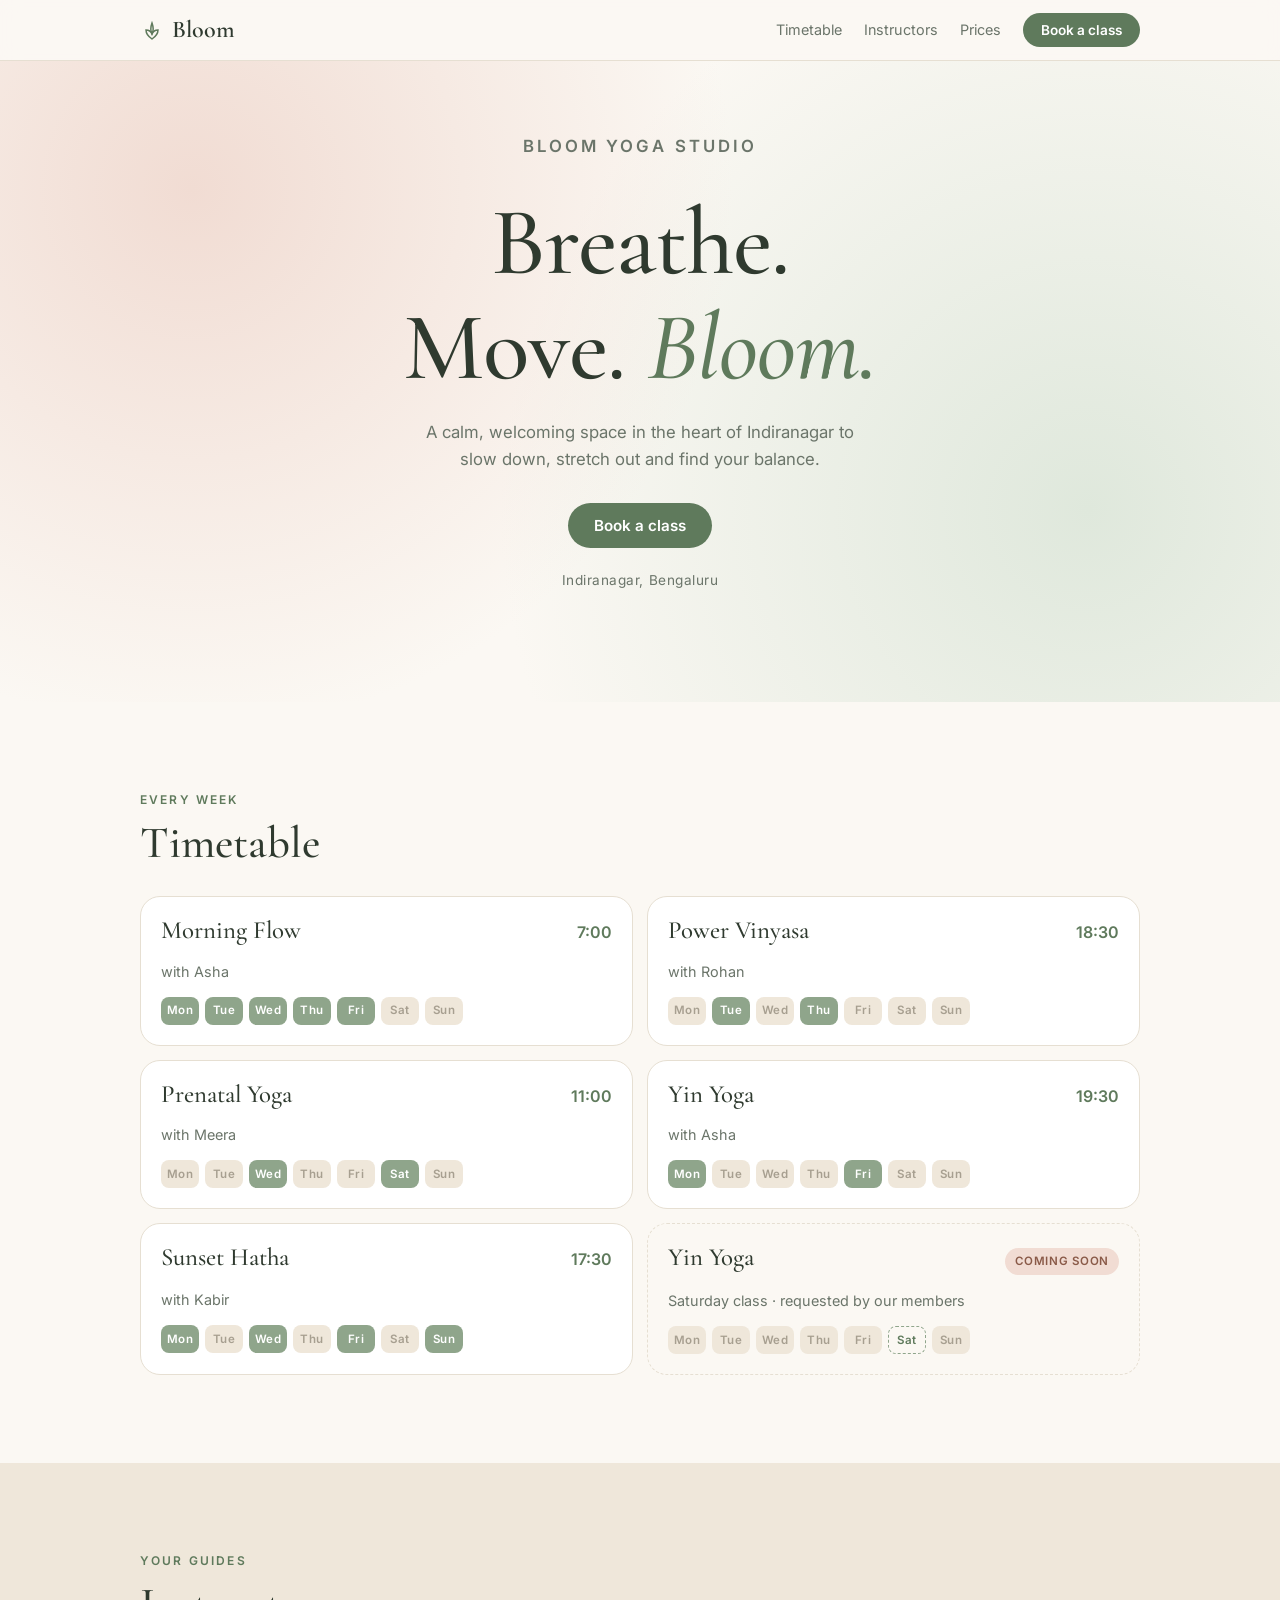
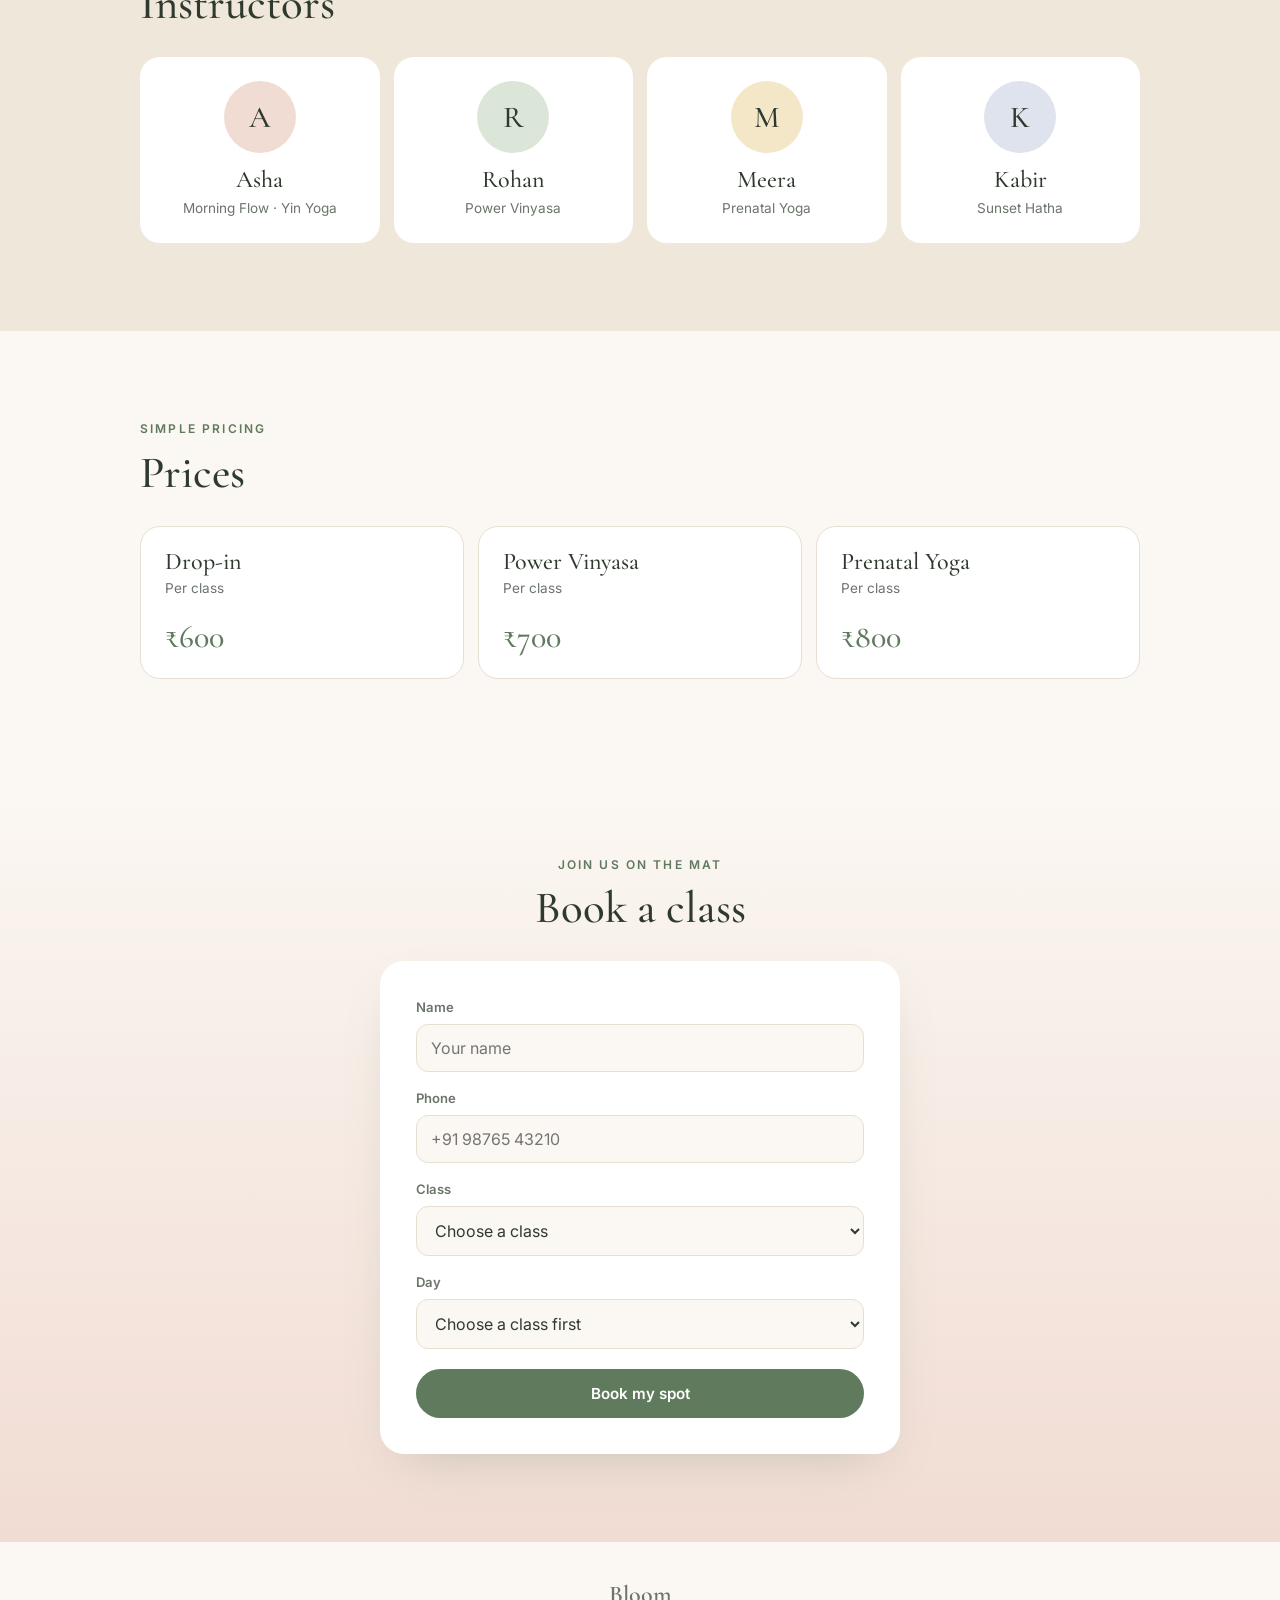
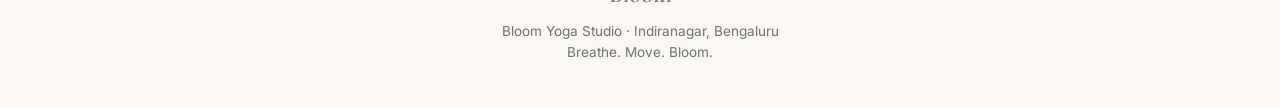
<file: index.html>
<!doctype html>
<html lang="en">
<head>
<meta charset="utf-8">
<meta name="viewport" content="width=device-width, initial-scale=1">
<title>Bloom Yoga Studio – Indiranagar, Bengaluru</title>
<meta name="description" content="Bloom Yoga Studio in Indiranagar, Bengaluru. Breathe. Move. Bloom. Weekly timetable, instructors, prices and class booking.">
<link rel="preconnect" href="https://fonts.googleapis.com">
<link rel="preconnect" href="https://fonts.gstatic.com" crossorigin>
<link href="https://fonts.googleapis.com/css2?family=Cormorant+Garamond:wght@400;500;600&family=Inter:wght@400;500;600&display=swap" rel="stylesheet">
<link rel="stylesheet" href="styles.css">
<link rel="manifest" href="manifest.webmanifest">
<meta name="theme-color" content="#fbf8f3">
<link rel="icon" href="icons/icon-192.png" type="image/png">
<link rel="apple-touch-icon" href="icons/apple-touch-icon.png">
<meta name="apple-mobile-web-app-title" content="Bloom">
<script src="main.js" defer></script>
</head>
<body>

<header>
  <div class="wrap nav">
    <a class="logo" href="#top" aria-label="Bloom Yoga Studio">
      <svg viewBox="0 0 24 24" fill="none" stroke="#5f7a5c" stroke-width="1.5" aria-hidden="true"><path d="M12 21c-3-2-6-5-6-9 3 0 5 1.5 6 4 1-2.500 3-4 6-4 0 4-3 7-6 9z"/><path d="M12 16c-1.500-3-1.500-7 0-11 1.500 4 1.500 8 0 11z"/></svg>
      Bloom
    </a>
    <nav>
      <a href="#timetable">Timetable</a>
      <a href="#instructors">Instructors</a>
      <a href="#prices">Prices</a>
      <a class="btn small" href="#book">Book a class</a>
    </nav>
  </div>
</header>

<main id="top">
  <section class="hero">
    <div class="wrap">
      <p class="eyebrow">Bloom Yoga Studio</p>
      <h1>Breathe.<br>Move. <em>Bloom.</em></h1>
      <p>A calm, welcoming space in the heart of Indiranagar to slow down, stretch out and find your balance.</p>
      <a class="btn" href="#book">Book a class</a>
      <p class="loc">Indiranagar, Bengaluru</p>
    </div>
  </section>

  <section id="timetable">
    <div class="wrap">
      <p class="eyebrow">Every week</p>
      <h2>Timetable</h2>
      <div class="classes" id="classes"></div>
    </div>
  </section>

  <section id="instructors" class="alt">
    <div class="wrap">
      <p class="eyebrow">Your guides</p>
      <h2>Instructors</h2>
      <div class="people" id="people"></div>
    </div>
  </section>

  <section id="prices">
    <div class="wrap">
      <p class="eyebrow">Simple pricing</p>
      <h2>Prices</h2>
      <div class="prices">
        <div class="price"><div><h3>Drop-in</h3><small>Per class</small></div><div class="amt">₹600</div></div>
        <div class="price"><div><h3>Power Vinyasa</h3><small>Per class</small></div><div class="amt">₹700</div></div>
        <div class="price"><div><h3>Prenatal Yoga</h3><small>Per class</small></div><div class="amt">₹800</div></div>
      </div>
    </div>
  </section>

  <section id="book" class="book">
    <div class="wrap">
      <p class="eyebrow center">Join us on the mat</p>
      <h2 class="center">Book a class</h2>
      <form id="bookForm" name="booking" method="POST" action="/thanks.html" data-netlify="true" netlify-honeypot="bot-field">
        <input type="hidden" name="form-name" value="booking">
        <p class="hp" aria-hidden="true">
          <label>Leave this empty <input name="bot-field" tabindex="-1" autocomplete="off"></label>
        </p>
        <label>Name
          <input name="name" type="text" autocomplete="name" placeholder="Your name" required>
        </label>
        <label>Phone
          <input name="phone" type="tel" autocomplete="tel" inputmode="tel" placeholder="+91 98765 43210" required>
        </label>
        <label>Class
          <select name="class" id="classSel" required>
            <option value="">Choose a class</option>
            <option value="Morning Flow">Morning Flow · 7:00</option>
            <option value="Power Vinyasa">Power Vinyasa · 18:30</option>
            <option value="Prenatal Yoga">Prenatal Yoga · 11:00</option>
            <option value="Yin Yoga">Yin Yoga · 19:30</option>
            <option value="Sunset Hatha">Sunset Hatha · 17:30</option>
          </select>
        </label>
        <label>Day
          <select name="day" id="daySel" required>
            <option value="">Choose a day</option>
            <option>Mon</option><option>Tue</option><option>Wed</option><option>Thu</option>
            <option>Fri</option><option>Sat</option><option>Sun</option>
          </select>
        </label>
        <button class="btn" type="submit">Book my spot</button>
        <p class="hint" id="err" role="alert"></p>
        <div class="thanks" role="status">
          <h3>Thank you, <span id="tyName"></span>.</h3>
          <p id="tyMsg"></p>
        </div>
      </form>
    </div>
  </section>
</main>

<footer>
  <div class="wrap">
    <div class="logo">Bloom</div>
    Bloom Yoga Studio · Indiranagar, Bengaluru<br>
    Breathe. Move. Bloom.
  </div>
</footer>

</body>
</html>
</file>
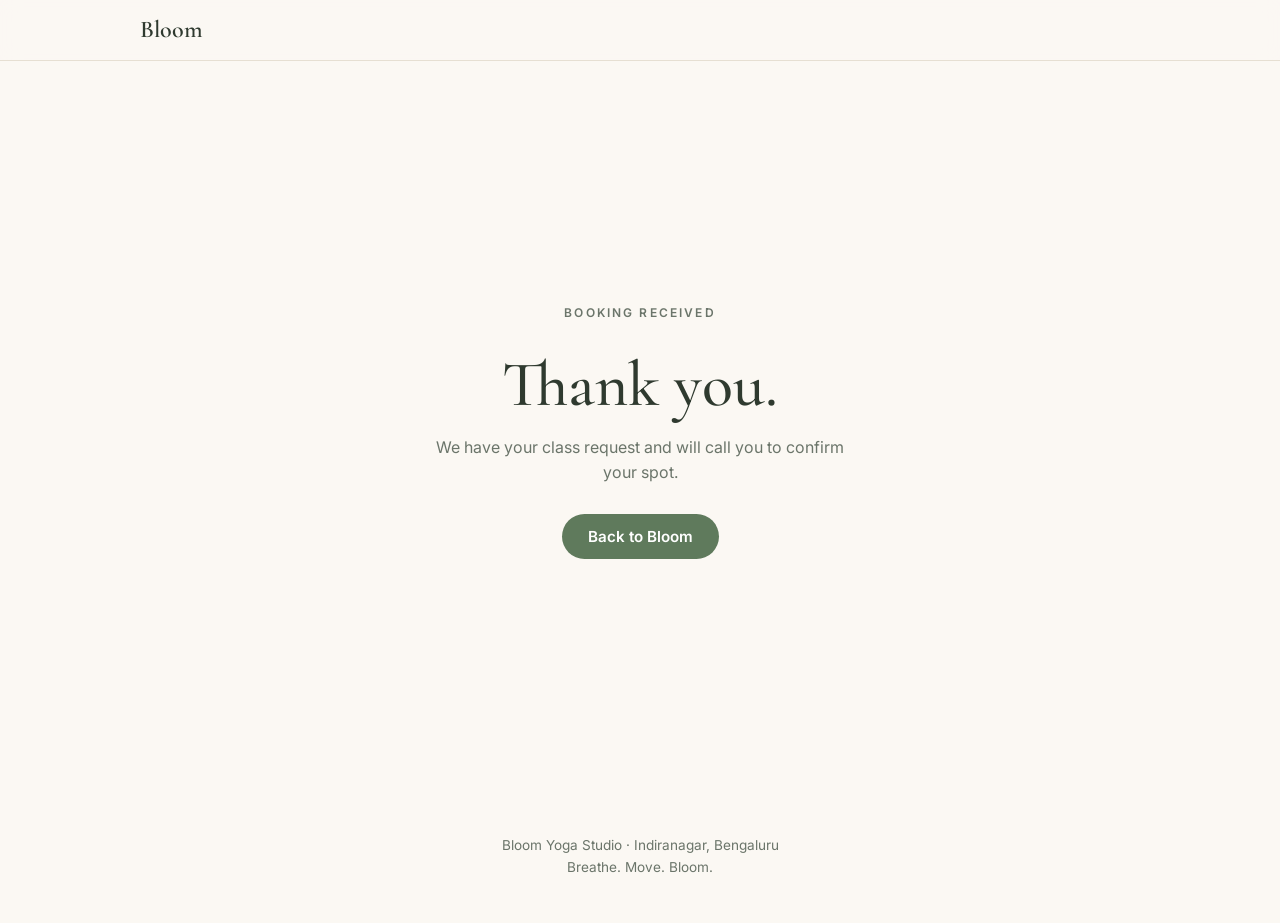
<file: thanks.html>
<!doctype html>
<html lang="en">
<head>
<meta charset="utf-8">
<meta name="viewport" content="width=device-width, initial-scale=1">
<title>Thank you – Bloom Yoga Studio</title>
<link rel="preconnect" href="https://fonts.googleapis.com">
<link rel="preconnect" href="https://fonts.gstatic.com" crossorigin>
<link href="https://fonts.googleapis.com/css2?family=Cormorant+Garamond:wght@400;500;600&family=Inter:wght@400;500;600&display=swap" rel="stylesheet">
<link rel="stylesheet" href="styles.css">
<link rel="manifest" href="manifest.webmanifest">
<meta name="theme-color" content="#fbf8f3">
<link rel="icon" href="icons/icon-192.png" type="image/png">
<link rel="apple-touch-icon" href="icons/apple-touch-icon.png">
</head>
<body>

<header>
  <div class="wrap nav">
    <a class="logo" href="/">Bloom</a>
  </div>
</header>

<main class="thanks-page">
  <div class="wrap">
    <p class="eyebrow">Booking received</p>
    <h1>Thank you.</h1>
    <p>We have your class request and will call you to confirm your spot.</p>
    <a class="btn" href="/">Back to Bloom</a>
  </div>
</main>

<footer>
  <div class="wrap">
    Bloom Yoga Studio · Indiranagar, Bengaluru<br>
    Breathe. Move. Bloom.
  </div>
</footer>

</body>
</html>
</file>
<file: styles.css>
:root {
  --bg: #fbf8f3;
  --surface: #ffffff;
  --sage: #8fa58b;
  --sage-dark: #5f7a5c;
  --blush: #f1dcd3;
  --sand: #efe7da;
  --ink: #2f3a2f;
  --muted: #6b756a;
  --line: #e6dfd2;
  --radius: 20px;
}
* { box-sizing: border-box; margin: 0; }
html { scroll-behavior: smooth; }
body {
  font-family: 'Inter', system-ui, sans-serif;
  background: var(--bg);
  color: var(--ink);
  line-height: 1.6;
  -webkit-font-smoothing: antialiased;
}
h1, h2, h3 { font-family: 'Cormorant Garamond', Georgia, serif; font-weight: 500; line-height: 1.1; }
a { color: inherit; }
.wrap { width: 100%; max-width: 1040px; margin: 0 auto; padding: 0 20px; }
section { padding: 64px 0; }
.eyebrow { font-size: .75rem; letter-spacing: .18em; text-transform: uppercase; color: var(--sage-dark); font-weight: 600; margin-bottom: 10px; }
h2 { font-size: clamp(2rem, 6vw, 2.8rem); margin-bottom: 28px; }
.center { text-align: center; }

/* Nav */
header {
  position: sticky; top: 0; z-index: 10;
  background: rgba(251,248,243,.88); backdrop-filter: blur(10px);
  border-bottom: 1px solid var(--line);
}
.nav { display: flex; align-items: center; justify-content: space-between; height: 60px; }
.logo { font-family: 'Cormorant Garamond', serif; font-size: 1.5rem; font-weight: 600; text-decoration: none; display: flex; align-items: center; gap: 8px; }
.logo svg { width: 24px; height: 24px; }
nav a { text-decoration: none; font-size: .9rem; color: var(--muted); margin-left: 18px; display: none; }
nav a:hover { color: var(--ink); }
nav a.btn { display: inline-block; color: #fff; }
.btn {
  display: inline-block; border: 0; cursor: pointer;
  background: var(--sage-dark); color: #fff; text-decoration: none;
  padding: 13px 26px; border-radius: 999px; font: 600 .95rem 'Inter', sans-serif;
  transition: background .2s, transform .2s;
}
.btn:hover { background: #4c6449; transform: translateY(-1px); }
.btn:disabled { opacity: .6; cursor: wait; transform: none; }
.btn.small { padding: 9px 18px; font-size: .85rem; }

/* Hero */
.hero {
  padding: 72px 0 80px; text-align: center;
  background:
    radial-gradient(circle at 15% 20%, var(--blush) 0, transparent 45%),
    radial-gradient(circle at 85% 70%, #dfe8dc 0, transparent 50%),
    var(--bg);
}
.hero h1 { font-size: clamp(3rem, 13vw, 6rem); letter-spacing: -.01em; margin-bottom: 18px; }
.hero h1 em { font-style: italic; color: var(--sage-dark); }
.hero p { max-width: 460px; margin: 0 auto 30px; color: var(--muted); font-size: 1.05rem; }
.hero .loc { margin-top: 22px; font-size: .85rem; color: var(--muted); letter-spacing: .04em; }

/* Timetable */
.classes { display: grid; gap: 14px; }
.class {
  background: var(--surface); border: 1px solid var(--line); border-radius: var(--radius);
  padding: 20px; display: grid; gap: 14px;
}
.class-head { display: flex; justify-content: space-between; align-items: baseline; gap: 12px; }
.class h3 { font-size: 1.55rem; }
.time { font-weight: 600; color: var(--sage-dark); white-space: nowrap; }
.with { color: var(--muted); font-size: .9rem; }
.days { display: flex; gap: 6px; flex-wrap: wrap; }
.days span {
  width: 38px; height: 28px; display: grid; place-items: center;
  border-radius: 8px; font-size: .72rem; font-weight: 600; letter-spacing: .03em;
  background: var(--sand); color: #a79f90;
}
.days span.on { background: var(--sage); color: #fff; }
.days span.soon { background: transparent; color: var(--sage-dark); border: 1.5px dashed var(--sage); }
.class.coming { background: transparent; border-style: dashed; }
.badge { background: var(--blush); color: #8a5a48; font-size: .72rem; font-weight: 600; letter-spacing: .06em; text-transform: uppercase; padding: 4px 10px; border-radius: 999px; white-space: nowrap; }

/* Instructors */
.alt { background: var(--sand); }
.people { display: grid; grid-template-columns: repeat(2, 1fr); gap: 14px; }
.person { background: var(--surface); border-radius: var(--radius); padding: 24px 16px; text-align: center; }
.avatar {
  width: 72px; height: 72px; border-radius: 50%; margin: 0 auto 14px;
  display: grid; place-items: center;
  font: 500 1.9rem 'Cormorant Garamond', serif; color: var(--ink);
}
.person:nth-child(1) .avatar { background: var(--blush); }
.person:nth-child(2) .avatar { background: #dbe6d8; }
.person:nth-child(3) .avatar { background: #f4e7c8; }
.person:nth-child(4) .avatar { background: #dfe3ee; }
.person h3 { font-size: 1.5rem; }
.person p { color: var(--muted); font-size: .85rem; margin-top: 4px; }

/* Prices */
.prices { display: grid; gap: 14px; }
.price {
  background: var(--surface); border: 1px solid var(--line); border-radius: var(--radius);
  padding: 22px 24px; display: flex; justify-content: space-between; align-items: center; gap: 16px;
}
.price h3 { font-size: 1.5rem; }
.price small { color: var(--muted); font-size: .85rem; }
.amt { font: 500 2rem 'Cormorant Garamond', serif; color: var(--sage-dark); }

/* Form */
.book { background: linear-gradient(180deg, var(--bg), var(--blush)); }
form {
  background: var(--surface); border-radius: 24px; padding: 26px 22px;
  display: grid; gap: 16px; max-width: 520px; margin: 0 auto;
  box-shadow: 0 20px 50px -25px rgba(95,122,92,.35);
}
label { font-size: .82rem; font-weight: 600; color: var(--muted); display: grid; gap: 6px; }
input, select {
  font: 400 1rem 'Inter', sans-serif; color: var(--ink);
  padding: 13px 14px; border: 1px solid var(--line); border-radius: 12px; background: var(--bg);
  width: 100%;
}
input:focus, select:focus { outline: 2px solid var(--sage); outline-offset: 1px; border-color: transparent; }
form .btn { width: 100%; margin-top: 4px; padding: 15px; }
.hp { position: absolute; left: -9999px; width: 1px; height: 1px; overflow: hidden; }
.hint { font-size: .78rem; color: var(--muted); text-align: center; }
.hint:empty { display: none; }
.thanks { display: none; text-align: center; padding: 10px 0; }
.thanks h3 { font-size: 2rem; margin-bottom: 8px; }
.thanks p { color: var(--muted); }
form.done > :not(.thanks) { display: none; }
form.done .thanks { display: block; }

/* Thank-you page */
.thanks-page { min-height: calc(100vh - 160px); display: grid; place-items: center; text-align: center; padding: 64px 0; }
.thanks-page h1 { font-size: clamp(2.6rem, 10vw, 4rem); margin-bottom: 14px; }
.thanks-page p { color: var(--muted); max-width: 420px; margin: 0 auto 28px; }

footer { padding: 34px 0 44px; text-align: center; color: var(--muted); font-size: .85rem; }
footer .logo { justify-content: center; margin-bottom: 6px; }

/* Wider screens */
@media (min-width: 700px) {
  nav a { display: inline; }
  section { padding: 88px 0; }
  .classes { grid-template-columns: repeat(2, 1fr); }
  .people { grid-template-columns: repeat(4, 1fr); }
  .prices { grid-template-columns: repeat(3, 1fr); }
  .price { flex-direction: column; align-items: flex-start; }
  form { padding: 36px; }
}
@media (prefers-reduced-motion: reduce) { html { scroll-behavior: auto; } .btn { transition: none; } }
</file>
